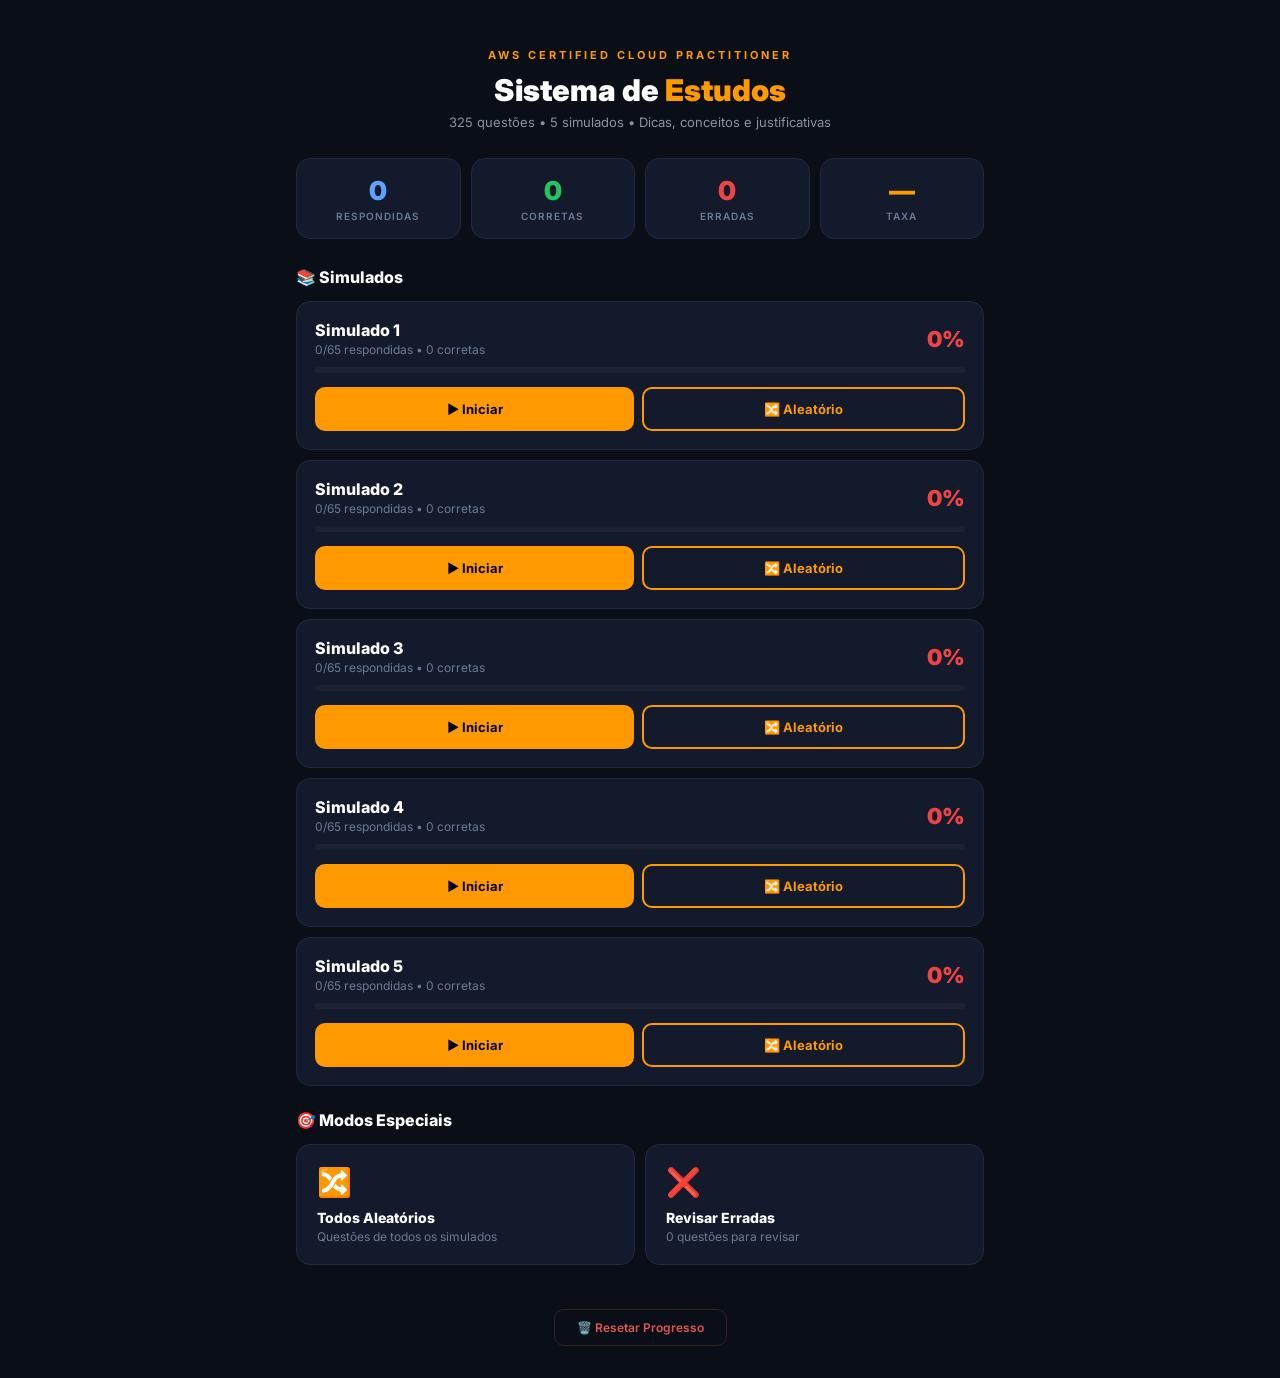
<file: aws-simulados-index.html>
<!DOCTYPE html>
<html lang="pt-BR"><head>
<meta charset="UTF-8">
<meta name="viewport" content="width=device-width, initial-scale=1.0">
<title>AWS Cloud Practitioner — Sistema de Estudos</title>
<style>
@import url('https://fonts.googleapis.com/css2?family=Inter:wght@400;500;600;700;800;900&display=swap');
*{margin:0;padding:0;box-sizing:border-box}
body{font-family:'Inter',system-ui,sans-serif;background:#0a0e17;color:#f0f2f5;min-height:100vh;-webkit-font-smoothing:antialiased}
.container{max-width:720px;margin:0 auto;padding:16px}

/* HEADER */
.header{text-align:center;padding:32px 0 28px}
.header .tag{font-size:11px;color:#FF9900;letter-spacing:3px;font-weight:700;text-transform:uppercase}
.header h1{font-size:30px;font-weight:900;margin:10px 0 6px;color:#fff}
.header h1 span{color:#FF9900}
.header p{color:#8892a4;font-size:13px}

/* STAT CARDS */
.stats-row{display:grid;grid-template-columns:repeat(4,1fr);gap:10px;margin-bottom:28px}
.scard{background:#131a2b;border:1px solid #1e2a42;border-radius:14px;padding:16px 10px;text-align:center}
.scard .v{font-size:26px;font-weight:900}
.scard .l{font-size:10px;color:#6b7a94;margin-top:4px;text-transform:uppercase;letter-spacing:1px;font-weight:600}

/* SIM CARDS */
.stitle{font-size:16px;font-weight:800;margin-bottom:14px;color:#fff}
.simcard{background:#131a2b;border:1px solid #1e2a42;border-radius:14px;padding:18px;margin-bottom:10px}
.simcard .row{display:flex;justify-content:space-between;align-items:center;margin-bottom:10px}
.simcard .nm{font-weight:800;font-size:16px;color:#fff}
.simcard .detail{font-size:12px;color:#6b7a94;margin-top:2px}
.simcard .pctval{font-size:22px;font-weight:900}
.pbar{height:6px;background:#1a2236;border-radius:4px;overflow:hidden;margin-bottom:14px}
.pbar .pfill{height:100%;border-radius:4px;transition:width .5s}
.btnrow{display:flex;gap:8px}
.btn{padding:12px 18px;border:none;border-radius:10px;font-weight:700;font-size:13px;cursor:pointer;flex:1;transition:all .15s;font-family:inherit}
.btn:hover{transform:translateY(-1px);filter:brightness(1.1)}
.btn:active{transform:translateY(0)}
.btn:disabled{opacity:.35;cursor:not-allowed;transform:none}
.btn-go{background:#FF9900;color:#000}
.btn-rand{background:transparent;color:#FF9900;border:2px solid #FF9900}
.btn-hint{background:#1a2a4a;color:#5ba3ff;border:1px solid #2a3f6a;flex:1}
.btn-next{background:#FF9900;color:#000;flex:2}
.btn-concept{background:#1a2a4a;color:#5ba3ff;border:1px solid #2a3f6a;flex:1}

/* MODE CARDS */
.mgrid{display:grid;grid-template-columns:1fr 1fr;gap:10px;margin-bottom:28px}
.mcard{background:#131a2b;border:1px solid #1e2a42;border-radius:14px;padding:20px;cursor:pointer;text-align:left;transition:all .2s}
.mcard:hover{border-color:#FF9900;background:#161f32}
.mcard .mi{font-size:28px;margin-bottom:10px}
.mcard .mt{font-weight:800;font-size:14px;color:#fff;margin-bottom:3px}
.mcard .md{color:#6b7a94;font-size:12px}

.resetbtn{background:transparent;color:#e05555;border:1px solid #3a2020;padding:10px 22px;border-radius:10px;cursor:pointer;font-size:12px;font-weight:600;font-family:inherit}
.resetbtn:hover{background:#1a1010;border-color:#e05555}

/* ═══ STUDY MODE ═══ */
.topbar{display:flex;justify-content:space-between;align-items:center;margin-bottom:14px}
.backbtn{background:none;border:none;color:#FF9900;cursor:pointer;font-size:14px;font-weight:700;padding:0;font-family:inherit}
.topinfo{font-size:12px;color:#6b7a94;font-weight:600}

.qbadge{display:flex;align-items:center;gap:10px;margin:16px 0 14px}
.qnum{background:#FF9900;color:#000;font-weight:900;font-size:13px;padding:5px 14px;border-radius:20px}
.qmulti{background:#1a2a4a;color:#5ba3ff;font-size:11px;padding:4px 12px;border-radius:12px;font-weight:700}

.qtext{font-size:16px;line-height:1.7;margin-bottom:20px;font-weight:600;color:#fff}

/* ═══ OPTIONS — HIGH CONTRAST ═══ */
.optlist{display:flex;flex-direction:column;gap:8px;margin-bottom:20px}
.opt{
  display:flex;align-items:flex-start;gap:14px;
  padding:16px 18px;
  background:#141c2e;
  border:2px solid #253352;
  border-radius:12px;
  cursor:pointer;
  font-size:15px;
  font-weight:500;
  line-height:1.55;
  color:#e8ecf2;
  text-align:left;
  width:100%;
  transition:all .15s;
}
.opt:hover{border-color:#4a6090;background:#182240}
.opt.sel{border-color:#FF9900;background:#1f2200}
.opt.correct-ans{border-color:#22c55e;background:#0c2216}
.opt.wrong-ans{border-color:#ef4444;background:#220c0c}
.opt.locked{cursor:default}
.opt.locked:hover{background:inherit}

.opt .ltr{
  min-width:32px;height:32px;
  display:flex;align-items:center;justify-content:center;
  border-radius:50%;
  font-size:14px;font-weight:800;
  background:#1e2b45;
  color:#7a8fad;
  flex-shrink:0;
  transition:all .15s;
}
.opt.sel .ltr{background:#FF9900;color:#000}
.opt.correct-ans .ltr{background:#22c55e;color:#fff}
.opt.wrong-ans .ltr{background:#ef4444;color:#fff}

/* INFO BOXES */
.infobox{border-radius:12px;padding:16px 18px;margin-bottom:10px;font-size:14px;line-height:1.65;font-weight:500}
.infobox .ibl{font-size:12px;font-weight:800;margin-bottom:6px;text-transform:uppercase;letter-spacing:.5px}
.infobox strong{font-weight:700}

.box-hint{background:#0f1a30;border:1.5px solid #1e3a6a;color:#a8c8f0}
.box-hint .ibl{color:#5ba3ff}

.box-ok{background:#0a1f14;border:1.5px solid #1a4a30;color:#a0e8c0}
.box-ok .ibl{color:#22c55e}

.box-fail{background:#1f0a0a;border:1.5px solid #4a1a1a;color:#f0a8a8}
.box-fail .ibl{color:#ef4444}

.box-concept{background:#1a1500;border:1.5px solid #4a3a10;color:#f0d8a0}
.box-concept .ibl{color:#FF9900}

/* NAV DOTS */
.navgrid{display:flex;flex-wrap:wrap;gap:4px;margin-top:24px;padding-top:16px;border-top:1px solid #1e2a42}
.navgrid .ntitle{font-size:11px;color:#4a5a74;margin-bottom:8px;width:100%;font-weight:600}
.ndot{
  width:30px;height:30px;border-radius:6px;border:2px solid transparent;
  font-size:10px;font-weight:800;cursor:pointer;
  display:flex;align-items:center;justify-content:center;
  transition:all .1s;font-family:inherit;
  color:#5a6a84;background:#141c2e;
}
.ndot:hover{background:#1e2b45}
.ndot.dok{background:#0f2a1a;color:#22c55e;border-color:#1a4a30}
.ndot.dfail{background:#2a0f0f;color:#ef4444;border-color:#4a1a1a}
.ndot.dcurr{border-color:#FF9900 !important;box-shadow:0 0 6px rgba(255,153,0,.3)}

@media(max-width:500px){
  .stats-row{grid-template-columns:repeat(2,1fr)}
  .mgrid{grid-template-columns:1fr}
  .qtext{font-size:15px}
  .opt{font-size:14px;padding:14px 15px}
}
</style>
<style id="claude-agent-animation-styles">
      @keyframes claude-pulse {
        0% {
          box-shadow: 
            inset 0 0 10px rgba(217, 119, 87, 0.5),
            inset 0 0 20px rgba(217, 119, 87, 0.3),
            inset 0 0 30px rgba(217, 119, 87, 0.1);
        }
        50% {
          box-shadow: 
            inset 0 0 15px rgba(217, 119, 87, 0.7),
            inset 0 0 25px rgba(217, 119, 87, 0.5),
            inset 0 0 35px rgba(217, 119, 87, 0.2);
        }
        100% {
          box-shadow: 
            inset 0 0 10px rgba(217, 119, 87, 0.5),
            inset 0 0 20px rgba(217, 119, 87, 0.3),
            inset 0 0 30px rgba(217, 119, 87, 0.1);
        }
      }
    </style></head>
<body>

<div class="container" id="app">
  <div class="header">
    <div class="tag">AWS Certified Cloud Practitioner</div>
    <h1>Sistema de <span>Estudos</span></h1>
    <p>325 questões • 5 simulados • Dicas, conceitos e justificativas</p>
  </div>
  <div class="stats-row">
    <div class="scard"><div class="v" style="color:#5ba3ff">0</div><div class="l">Respondidas</div></div>
    <div class="scard"><div class="v" style="color:#22c55e">0</div><div class="l">Corretas</div></div>
    <div class="scard"><div class="v" style="color:#ef4444">0</div><div class="l">Erradas</div></div>
    <div class="scard"><div class="v" style="color:#FF9900">—</div><div class="l">Taxa</div></div>
  </div>
  <div class="stitle">📚 Simulados</div><div class="simcard">
      <div class="row"><div><div class="nm">Simulado 1</div><div class="detail">0/65 respondidas • 0 corretas</div></div>
      <div class="pctval" style="color:#ef4444">0%</div></div>
      <div class="pbar"><div class="pfill" style="width:0%;background:linear-gradient(90deg,#FF9900,#22c55e)"></div></div>
      <div class="btnrow"><button class="btn btn-go" onclick="go(1,'seq')">▶ Iniciar</button><button class="btn btn-rand" onclick="go(1,'random')">🔀 Aleatório</button></div>
    </div><div class="simcard">
      <div class="row"><div><div class="nm">Simulado 2</div><div class="detail">0/65 respondidas • 0 corretas</div></div>
      <div class="pctval" style="color:#ef4444">0%</div></div>
      <div class="pbar"><div class="pfill" style="width:0%;background:linear-gradient(90deg,#FF9900,#22c55e)"></div></div>
      <div class="btnrow"><button class="btn btn-go" onclick="go(2,'seq')">▶ Iniciar</button><button class="btn btn-rand" onclick="go(2,'random')">🔀 Aleatório</button></div>
    </div><div class="simcard">
      <div class="row"><div><div class="nm">Simulado 3</div><div class="detail">0/65 respondidas • 0 corretas</div></div>
      <div class="pctval" style="color:#ef4444">0%</div></div>
      <div class="pbar"><div class="pfill" style="width:0%;background:linear-gradient(90deg,#FF9900,#22c55e)"></div></div>
      <div class="btnrow"><button class="btn btn-go" onclick="go(3,'seq')">▶ Iniciar</button><button class="btn btn-rand" onclick="go(3,'random')">🔀 Aleatório</button></div>
    </div><div class="simcard">
      <div class="row"><div><div class="nm">Simulado 4</div><div class="detail">0/65 respondidas • 0 corretas</div></div>
      <div class="pctval" style="color:#ef4444">0%</div></div>
      <div class="pbar"><div class="pfill" style="width:0%;background:linear-gradient(90deg,#FF9900,#22c55e)"></div></div>
      <div class="btnrow"><button class="btn btn-go" onclick="go(4,'seq')">▶ Iniciar</button><button class="btn btn-rand" onclick="go(4,'random')">🔀 Aleatório</button></div>
    </div><div class="simcard">
      <div class="row"><div><div class="nm">Simulado 5</div><div class="detail">0/65 respondidas • 0 corretas</div></div>
      <div class="pctval" style="color:#ef4444">0%</div></div>
      <div class="pbar"><div class="pfill" style="width:0%;background:linear-gradient(90deg,#FF9900,#22c55e)"></div></div>
      <div class="btnrow"><button class="btn btn-go" onclick="go(5,'seq')">▶ Iniciar</button><button class="btn btn-rand" onclick="go(5,'random')">🔀 Aleatório</button></div>
    </div><div class="stitle" style="margin-top:24px">🎯 Modos Especiais</div>
  <div class="mgrid">
    <div class="mcard" onclick="go(0,'random')"><div class="mi">🔀</div><div class="mt">Todos Aleatórios</div><div class="md">Questões de todos os simulados</div></div>
    <div class="mcard" onclick="goWrong()"><div class="mi">❌</div><div class="mt">Revisar Erradas</div><div class="md">0 questões para revisar</div></div>
  </div>
  <div style="text-align:center;padding:16px 0"><button class="resetbtn" onclick="if(confirm('Apagar todo o progresso?')){S.progress={};save();render();}">🗑️ Resetar Progresso</button></div></div>

<script>
// ════════════════════════════════════════════════════════════
// GABARITO COMPLETO — 325 questões
// ════════════════════════════════════════════════════════════
const GAB={
1:{1:[1],2:[0],3:[0],4:[3,4],5:[1],6:[2],7:[3],8:[0],9:[1],10:[0],11:[0],12:[0],13:[2],14:[2],15:[1],16:[1,3],17:[1,3],18:[1],19:[1],20:[0,2],21:[0],22:[3],23:[0],24:[2],25:[1],26:[3],27:[3],28:[0],29:[1,4],30:[2],31:[0],32:[3],33:[1],34:[3],35:[3],36:[0],37:[1],38:[0],39:[1,2],40:[0],41:[2],42:[1],43:[2,4],44:[3],45:[2],46:[2],47:[1,4],48:[2,4],49:[0],50:[3],51:[3],52:[2],53:[2],54:[1],55:[0],56:[1,2],57:[0],58:[3],59:[2],60:[0,4],61:[2,3],62:[3],63:[0],64:[1],65:[2]},
2:{1:[3],2:[1],3:[1],4:[0],5:[1],6:[2],7:[0],8:[2],9:[0],10:[1],11:[2,3],12:[2],13:[2],14:[0,3],15:[2],16:[3],17:[1],18:[2],19:[2],20:[2],21:[3],22:[2],23:[2],24:[2],25:[2],26:[1],27:[3],28:[0,4],29:[0],30:[0],31:[0,4],32:[1],33:[3],34:[2],35:[3],36:[0],37:[1],38:[1],39:[2],40:[3],41:[2],42:[2],43:[0],44:[2],45:[2],46:[3],47:[0],48:[0],49:[0],50:[0,1],51:[0],52:[3],53:[0],54:[2],55:[3],56:[1],57:[0],58:[2],59:[3],60:[3],61:[2,4],62:[0],63:[0],64:[0],65:[3]},
3:{1:[1],2:[3],3:[1],4:[0],5:[2],6:[3],7:[2],8:[1],9:[1],10:[1,3],11:[3],12:[0,3],13:[1],14:[2],15:[2],16:[2,4],17:[3],18:[0],19:[1,3],20:[2],21:[0],22:[1],23:[0,4],24:[2],25:[2],26:[2],27:[1],28:[0,1],29:[2,3],30:[3],31:[2],32:[2],33:[1],34:[1],35:[1],36:[3],37:[0],38:[1,4],39:[2],40:[0],41:[0,3],42:[3],43:[0],44:[0],45:[0],46:[2],47:[2,4],48:[0],49:[0],50:[1],51:[2],52:[3],53:[0],54:[1],55:[0,3],56:[2,3],57:[0],58:[3],59:[3],60:[3],61:[1],62:[2],63:[0,3],64:[3],65:[1]},
4:{1:[3],2:[2,3],3:[1,4],4:[0],5:[0],6:[1],7:[1],8:[0,1],9:[1],10:[1],11:[2],12:[1],13:[1],14:[2],15:[3,4],16:[3],17:[0],18:[0],19:[2],20:[2],21:[2,3],22:[2],23:[3],24:[0],25:[2],26:[0],27:[3],28:[3],29:[3],30:[3,4],31:[3],32:[0],33:[1],34:[2],35:[3],36:[1],37:[0,3],38:[0],39:[0],40:[0],41:[2],42:[2,3],43:[0],44:[0],45:[2],46:[3],47:[2,4],48:[2],49:[1],50:[0,1],51:[2],52:[2],53:[0],54:[2],55:[3],56:[0],57:[2],58:[1],59:[0,2],60:[0],61:[3],62:[0,1],63:[1],64:[3],65:[3]},
5:{1:[0,4],2:[2],3:[3],4:[1],5:[2,4],6:[0,1],7:[2],8:[1],9:[1],10:[1],11:[2],12:[2],13:[1,4],14:[0],15:[1],16:[3],17:[1,2],18:[3],19:[0,1],20:[0],21:[1],22:[1,3],23:[0],24:[0],25:[1],26:[0,1],27:[1],28:[3],29:[2],30:[1],31:[1],32:[0],33:[1],34:[3],35:[0],36:[0],37:[3],38:[2],39:[2],40:[1],41:[1],42:[1],43:[1],44:[0],45:[0],46:[2],47:[1],48:[0],49:[3],50:[3],51:[0,3],52:[3],53:[1],54:[0],55:[3],56:[2,4],57:[1],58:[0],59:[0],60:[1],61:[0],62:[1],63:[1,3],64:[1,2],65:[1]}
};

// ════════════════════════════════════════════════════════════
// QUESTÕES DETALHADAS
// ════════════════════════════════════════════════════════════
const QDB={};
function A(s,n,q,o,h,c,j){QDB[`s${s}q${n}`]={s,n,q,o,h,c,j};}

// ── SIMULADO 1 (65 questões completas) ──
A(1,1,"Qual serviço da AWS fornece um único local para rastrear o progresso das migrações de aplicativos?",["AWS Service Catalog","AWS Migration Hub","Serviço de Descoberta de Aplicações da AWS","AWS Application Migration Service"],"Pense em um 'hub' centralizado para migrações.","AWS Migration Hub fornece um local único para monitorar o progresso de migrações.","Migration Hub rastreia migrações. Service Catalog = catálogos. Descoberta = coleta dados. App Migration = lift-and-shift.");
A(1,2,"Uma empresa está lançando um aplicativo móvel. A empresa quer que os clientes possam usar o aplicativo sem atualizar seus dispositivos móveis. Qual pilar do AWS Well-Architected Framework representa esse objetivo?",["Otimização de custos","Segurança","Sustentabilidade","Confiabilidade"],"Qual pilar fala sobre eficiência e não desperdiçar recursos?","Otimização de custos: não exigir gastos desnecessários dos usuários.","Otimização de custos. Segurança = proteção. Sustentabilidade = meio ambiente. Confiabilidade = recuperação.");
A(1,3,"Uma empresa quer um serviço totalmente gerenciado que possa transferir dados de streaming de várias fontes para um bucket do Amazon S3. Qual serviço usar?",["Amazon Kinesis Data Firehose","AWS DataSync","S3 Select","AWS Transfer Family"],"Qual serviço é para dados de streaming em tempo real?","Kinesis Data Firehose entrega dados de streaming em tempo real para S3, Redshift, etc.","Firehose = streaming→S3. DataSync = transferência on-prem. S3 Select = consulta S3. Transfer Family = SFTP.");
A(1,4,"Quais opções são recomendações da jornada de transformação em nuvem do AWS CAF? (Selecione DUAS.)",["Fase de Avaliação","Fase de Mobilização","Fase de Migração e Modernização","Fase de Alinhamento","Fase de Visualização"],"AWS CAF tem 4 fases: Envision, Align, Launch, Scale.","As 4 fases do CAF: Envision (Visualização), Align (Alinhamento), Launch (Lançamento), Scale (Escala).","Alinhamento e Visualização. As outras são do Migration Framework, não do CAF.");
A(1,5,"Uma empresa precisa implantar aplicativos o mais rápido possível e minimizar a complexidade de gerenciamento. Qual serviço usar?",["AWS Config","AWS Elastic Beanstalk","Amazon Personalize","Amazon EC2"],"Deploy rápido sem gerenciar infraestrutura = PaaS.","Elastic Beanstalk automatiza infraestrutura, auto scaling e monitoramento. Basta enviar o código.","Beanstalk = PaaS rápido. Config = conformidade. Personalize = ML. EC2 = manual.");
A(1,6,"Qual opção é responsabilidade do cliente no modelo de responsabilidade compartilhada?",["Manutenção do hardware de EC2","Segurança física dos data centers","Segurança de dados da aplicação","Manutenção de componentes da VPC"],"Cliente cuida da segurança 'NA' nuvem (dados, configs, IAM).","AWS = segurança DA nuvem (hardware). Cliente = segurança NA nuvem (dados, IAM).","Dados da aplicação = cliente. Hardware, segurança física e VPC = AWS.");
A(1,7,"Uma empresa quer verificar se MFA está habilitada para todos os usuários. Qual recurso?",["Relatórios do CloudFront","Relatório de Custos e Uso","AWS Artifact","Relatórios de Credenciais do IAM"],"Relatório do IAM com status de credenciais.","IAM Credential Report lista todos os usuários e status de MFA, senhas e chaves.","IAM Credential Report. CloudFront = CDN. Cost Report = custos. Artifact = conformidade.");
A(1,8,"Qual serviço fornecer desktops virtuais para funcionários remotos?",["Amazon WorkSpaces","AWS Directory Service","Amazon IAM","AWS IAM Identity Center"],"Espaços de trabalho virtuais na nuvem.","Amazon WorkSpaces = Desktop-as-a-Service (DaaS) totalmente gerenciado.","WorkSpaces = desktops. Directory = diretórios. IAM = acesso. Identity Center = SSO.");
A(1,9,"Empresa precisa de consultores terceirizados para ajudar no ambiente AWS. Qual recurso?",["Suporte da AWS","AWS Partner Network (APN)","AWS Service Catalog","AWS Organizations"],"Parceiros consultores certificados AWS.","APN conecta empresas com parceiros de consultoria e tecnologia certificados.","APN = consultores. Suporte = direto. Service Catalog = catálogos. Organizations = contas.");
A(1,10,"Qual benefício descreve adquirir recursos conforme necessário e liberar quando não precisa?",["Elasticidade","Economias de Escala","Segurança","Agilidade"],"Recursos que expandem e contraem como elástico.","Elasticidade = escalar para cima e para baixo conforme demanda.","Elasticidade. Economias de Escala = preços. Segurança = proteção. Agilidade = velocidade.");
A(1,11,"Empresa precisa de autenticação com login direto ou provedor terceiro. Qual serviço?",["Amazon Cognito","AWS Signer","AWS IAM Identity Center","AWS Directory Service"],"Identidades de usuários para apps web e mobile.","Cognito suporta login social (Google, Facebook, Apple) e SAML/OIDC.","Cognito = auth apps. Signer = assinatura de código. Identity Center = SSO. Directory = diretórios.");
A(1,12,"Empresa quer reduzir instâncias EC2 quando uso é baixo. Qual serviço?",["Amazon EC2 Auto Scaling","Instâncias Reservadas","Instâncias Spot","Planos de Economia EC2"],"Ajuste automático do número de instâncias.","EC2 Auto Scaling ajusta instâncias automaticamente com base em condições definidas.","Auto Scaling = automático. RI = compromisso. Spot = interruptível. Savings = desconto.");
A(1,13,"Instâncias EC2 na mesma área geográfica mas com fontes de energia independentes.",["Várias regiões da AWS","Uma única AZ","Várias AZs na mesma região","Mesma edge location e região"],"AZs na mesma região: próximas mas com infra independente.","AZs dentro de uma região são data centers separados com energia e rede independentes.","Múltiplas AZs na mesma região. Regiões = áreas diferentes. Uma AZ = sem redundância.");
A(1,14,"Política central de proteção de dados para computação, armazenamento e banco de dados.",["Amazon FSx","AWS Elastic Disaster Recovery","AWS Backup","AWS Batch"],"Centralizar backups em vários serviços.","AWS Backup centraliza e automatiza backups em EC2, EBS, RDS, DynamoDB, EFS, S3.","Backup = proteção centralizada. FSx = file system. DR = disaster recovery. Batch = lote.");
A(1,15,"Serviço para recomendações de produtos com base em dados de clientes.",["Amazon Polly","Amazon Personalize","Amazon Rekognition","Amazon Comprehend"],"ML especializado em recomendações.","Personalize usa ML para recomendações personalizadas em tempo real.","Personalize. Polly = texto→fala. Rekognition = imagem. Comprehend = NLP.");
A(1,16,"Quais serviços armazenam arquivos? (Selecione DUAS.)",["Amazon SageMaker","Amazon S3","AWS Storage Gateway","Amazon EBS","AWS Lambda"],"Armazenamento de objetos e blocos.","S3 (objetos) e EBS (blocos) armazenam arquivos.","S3 e EBS. SageMaker = ML. Storage Gateway = gateway. Lambda = computação.");
A(1,17,"Melhores práticas de segurança para credenciais de novo desenvolvedor. (Selecione DUAS.)",["Adicionar ao grupo admin","Acesso apenas ao necessário","Impedir alteração de senha","Política de senha com comprimento mínimo","Compartilhar credenciais root"],"Menor privilégio + senhas robustas.","Conceder apenas permissões necessárias + políticas de senha com comprimento mínimo.","Menor privilégio e senha forte. Admin geral é risco. Impedir troca é ruim. Root nunca se compartilha.");
A(1,18,"Identificar se dados na AWS são sensíveis. Qual serviço?",["AWS IAM","Amazon Macie","Amazon Inspector","Amazon CloudWatch"],"ML para descobrir dados sensíveis no S3.","Macie usa ML para descobrir dados sensíveis (PII, financeiros) no S3.","Macie. IAM = acesso. Inspector = vulnerabilidades. CloudWatch = métricas.");
A(1,19,"Prática mais econômica para arquitetura na AWS.",["Redundância","Dimensionamento Correto","Acoplamento Fraco","Cache"],"Não pagar por recursos maiores do que precisa.","Rightsizing = selecionar tamanho certo, evitando capacidade desnecessária.","Rightsizing. Redundância = disponibilidade. Acoplamento = resiliência. Cache = performance.");
A(1,20,"Práticas recomendadas para usuário root. (Selecione DUAS.)",["Habilitar MFA no root","Criar múltiplos roots","Criar IAM admin para tarefas diárias","Compartilhar credenciais root"],"Proteja root com MFA e evite usar no dia a dia.","MFA + IAM admin para uso diário. Nunca compartilhe root.","MFA e IAM admin. Não crie múltiplos roots. Nunca compartilhe root.");
A(1,21,"Como a equipe Concierge do Enterprise Support ajuda?",["Consultas de faturamento e contas","Suporte técnico","Orientação de arquitetura","Desenvolvimento de apps"],"Concierge = billing e contas.","Concierge é especializada em faturamento e gerenciamento de contas.","Billing/contas. Técnico = engenheiros. Arquitetura = TAM. Dev = Developer.");
A(1,22,"Como projetar app web confiável no EC2?",["Múltiplos security groups","AMI do Marketplace","EC2 grandes na mesma AZ","EC2 em múltiplas AZs"],"Distribuir em múltiplas AZs.","Múltiplas AZs garantem continuidade se uma AZ falhar.","Múltiplas AZs. SG = firewall. AMI = template. Uma AZ = ponto único de falha.");
A(1,23,"Framework para operar mais eficientemente após migração.",["Well-Architected Framework","AWS CAF","AWS Managed Services","Suporte AWS"],"Otimizar arquiteturas existentes.","Well-Architected fornece melhores práticas para sistemas na nuvem.","Well-Architected. CAF = migração. AMS = gerenciado. Suporte = técnico.");
A(1,24,"Serviço de vulnerabilidades automatizado que escaneia EC2.",["GuardDuty","Security Hub","Amazon Inspector","AWS Shield"],"Escaneia instâncias em busca de vulnerabilidades.","Inspector escaneia EC2 e containers automaticamente.","Inspector. GuardDuty = ameaças. Security Hub = agrega alertas. Shield = DDoS.");
A(1,25,"Qual serviço oferece armazenamento de objetos?",["DynamoDB","Amazon S3","Amazon RDS","Amazon EFS"],"Serviço mais famoso de objetos.","S3 = Simple Storage Service, armazenamento de objetos.","S3. DynamoDB = NoSQL. RDS = relacional. EFS = arquivos.");
A(1,26,"ML gerenciado para recomendar produtos.",["Amazon Pinpoint","Amazon Comprehend","Amazon SageMaker","Amazon Personalize"],"ML para personalização.","Personalize cria recomendações sem expertise em ML.","Personalize. Pinpoint = marketing. Comprehend = NLP. SageMaker = ML geral.");
A(1,27,"Lista de usuários, chaves de acesso e MFA.",["IAM Access Analyzer","CloudWatch","AWS KMS","Relatório de credenciais IAM"],"Relatório CSV de credenciais.","IAM Credential Report gera CSV com todos os dados de credenciais.","Credential Report. Access Analyzer = políticas. CloudWatch = métricas. KMS = criptografia.");
A(1,28,"Perspectiva do CAF com arquitetura de dados e análises.",["Plataforma","Governança","Segurança","Operações"],"Perspectiva técnica: dados, CI/CD.","Plataforma inclui arquitetura de dados, engenharia de dados, CI/CD.","Plataforma. Governança = gestão. Segurança = proteção. Operações = serviços.");
A(1,29,"Serviços suportados por Savings Plans. (Selecione DUAS.)",["DynamoDB","SageMaker","Redshift","RDS","Amazon EC2"],"Savings Plans: EC2, Lambda, Fargate, SageMaker.","Savings Plans cobrem EC2, Lambda, Fargate e SageMaker.","EC2 e SageMaker. DynamoDB, Redshift e RDS têm descontos próprios.");
A(1,30,"Serviço para relatórios de conformidade ISO.",["CloudWatch","Audit Manager","AWS Artifact","AWS Config"],"Portal de conformidade.","Artifact = portal self-service para SOC, PCI, ISO.","Artifact. CloudWatch = métricas. Audit Manager = auditorias. Config = configurações.");
A(1,31,"Aplicar regras de segurança a instâncias específicas do EC2.",["Grupos de Segurança","AWS WAF","AWS Trusted Advisor","Network ACLs"],"Firewall no nível da instância.","Security Groups = firewalls virtuais no nível da instância (stateful).","SG = instância. WAF = web apps. Trusted Advisor = recomendações. NACLs = sub-rede.");
A(1,32,"Monitorar desempenho e garantir entrega de serviços. Qual perspectiva do CAF?",["Governança","Plataforma","Negócios","Operações"],"Gerenciamento de serviços e monitoramento.","Operações foca em garantir entrega de serviços no nível acordado.","Operações. Governança = políticas. Plataforma = arquitetura. Negócios = valor.");
A(1,33,"Qual serviço exige que o cliente aplique patches no SO?",["DynamoDB","Amazon EC2","AWS Fargate","AWS Lambda"],"Cliente tem controle total do SO.","No EC2, o cliente gerencia e aplica patches no SO.","EC2. DynamoDB, Fargate e Lambda são gerenciados pela AWS.");
A(1,34,"Capacidade de governança do CAF para rastrear resultados de negócios.",["Gerenciamento de Riscos","Portfólio de aplicações","Financeiro em nuvem","Gerenciamento de Benefícios"],"Rastrear benefícios da transformação.","Benefits Management ajuda a definir e medir resultados de negócios.","Benefícios. Risco = riscos. Portfólio = apps. Financeiro = custos.");
A(1,35,"Ferramenta para medir impacto ambiental do uso da AWS.",["OS-Climate","Pilar de Sustentabilidade","AWS Compute Optimizer","Ferramenta de pegada de carbono da AWS"],"Mede emissões de carbono do uso da AWS.","Customer Carbon Footprint Tool estima emissões de carbono.","Carbon Footprint Tool. OS-Climate = externo. Pilar = conceitual. Compute Optimizer = recursos.");
A(1,36,"Benefício adicional do Enterprise Support vs Business Support.",["TAM designado","Acesso 24x7 a engenheiros","Trusted Advisor completo","Revisão consultiva de arquitetura"],"TAM é exclusivo do Enterprise.","TAM (Technical Account Manager) é exclusivo do Enterprise Support.","TAM. Acesso 24x7 e Trusted Advisor estão no Business. Revisão = Enterprise On-Ramp.");
A(1,37,"Classe de armazenamento S3 mais econômica para longo prazo.",["S3 One Zone-IA","S3 Glacier Deep Archive","S3 Standard","S3 Standard-IA"],"Mais barata, dados raramente acessados.","Glacier Deep Archive = mais barata, para dados acessados 1-2x por ano.","Deep Archive. One Zone-IA = menos durável. Standard = mais caro. Standard-IA = acesso infrequente.");
A(1,38,"Modelo de implantação para aplicação global.",["Multi-Região","Single-AZ","Multi-AZ","Single-Region"],"Global = múltiplas regiões no mundo.","Multi-Region implanta em várias regiões para baixa latência global.","Multi-Region. Single-AZ = uma zona. Multi-AZ = regional. Single-Region = uma região.");
A(1,39,"Capacidades da perspectiva de plataforma do CAF. (Selecione DUAS.)",["Desempenho e Capacidade","CI/CD","Engenharia de Dados","Mudanças e lançamentos","Proteção de infraestrutura"],"Plataforma = tecnologia: CI/CD, dados, apps.","Plataforma: CI/CD, Engenharia de Dados, Apps Modernos, Provisionamento.","CI/CD e Engenharia de Dados. Desempenho/mudanças = Operações. Proteção = Segurança.");
A(1,40,"Qual serviço identifica quando uma instância EC2 foi encerrada?",["AWS CloudTrail","AWS Compute Optimizer","Amazon EventBridge","AWS IAM"],"Registra todas as chamadas de API.","CloudTrail registra chamadas de API incluindo TerminateInstances.","CloudTrail. Compute Optimizer = tamanhos. EventBridge = eventos. IAM = acesso.");
A(1,41,"Perspectiva do CAF com capacidades fundamentais.",["Confiabilidade","Eficiência de Desempenho","Operações","Sustentabilidade"],"CAF: Business, People, Governance, Platform, Security, Operations.","Operações é perspectiva do CAF. As outras são pilares do Well-Architected.","Operações. Confiabilidade, Eficiência e Sustentabilidade = Well-Architected.");
A(1,42,"Criptografia em repouso para RDS e EBS.",["Rekognition","AWS KMS","AWS Lambda","AWS WAF"],"Gerencia chaves de criptografia.","KMS gerencia chaves para criptografar dados em RDS, EBS, S3 e mais.","KMS. Rekognition = imagens. Lambda = computação. WAF = web.");
A(1,43,"Capacidades da perspectiva de pessoas do CAF. (Selecione DUAS.)",["Gerenciamento de risco","Portfólio","Design da Organização","Apps modernas","Alinhamento Organizacional"],"Pessoas = cultura, organização, treinamento.","Perspectiva de Pessoas: Cultura, Liderança, Design e Alinhamento Organizacional.","Design e Alinhamento Org. Risco = Governança. Portfólio = Governança. Apps = Plataforma.");
A(1,44,"Banco de dados gráfico escalável e altamente disponível.",["DynamoDB","Aurora","Redshift","Amazon Neptune"],"Banco especializado em grafos.","Neptune suporta Property Graph e RDF para redes sociais, fraude, etc.","Neptune = grafos. DynamoDB = key-value. Aurora = relacional. Redshift = data warehouse.");
A(1,45,"MySQL em EC2 precisa de maior disponibilidade.",["Recuperação Automática do EC2","ALB na frente","Migrar para RDS Multi-AZ","Proteção contra encerramento"],"HA para MySQL com mínimo esforço.","RDS Multi-AZ cria réplica standby com failover automático.","RDS Multi-AZ. Recuperação EC2 não muda AZ. ALB sozinho não resolve. Proteção ≠ HA.");
A(1,46,"Categorizar e rastrear custos por categorias de negócios.",["Security Hub","Relatório de Custos e Uso","Tags de Alocação de Custos","AWS Organizations"],"Marcar recursos para rastrear custos.","Tags de Alocação de Custos permitem categorizar recursos por departamento/projeto.","Tags de Alocação. Security Hub = segurança. CUR = relatório. Organizations = contas.");
A(1,47,"Capacidades da perspectiva de plataforma do CAF. (Selecione DUAS.)",["Desempenho e Capacidade","CI/CD","Proteção de infraestrutura","Mudanças e lançamentos","Engenharia de Dados"],"Plataforma = CI/CD, Engenharia de Dados, Apps Modernos.","Plataforma: CI/CD, Engenharia de Dados, Arquitetura de Dados, Apps Modernos.","CI/CD e Engenharia de Dados. Desempenho/mudanças = Operações. Proteção = Segurança.");
A(1,48,"Implementar guardrails no Control Tower. (Selecione DUAS.)",["GuardDuty","Security Groups","SCPs","AWS IAM","AWS Config"],"SCPs (preventivos) e Config (detectivos).","Control Tower usa SCPs para guardrails preventivos e Config Rules para detectivos.","SCPs e Config. GuardDuty = ameaças. SG = firewall. IAM = acesso.");
A(1,49,"Benefício adicional do Enterprise Support.",["TAM designado","Trusted Advisor completo","Acesso 24x7","Revisão de arquitetura"],"TAM é o grande diferencial.","TAM é exclusivo do Enterprise e Enterprise On-Ramp (dedicado no Enterprise).","TAM. Trusted Advisor e 24x7 = Business. Revisão = Enterprise On-Ramp.");
A(1,50,"Tarefa exclusiva do usuário root.",["Exclusão de recursos","Criar key pair EC2","Configurar WAF","Mudar plano de Suporte"],"Ações críticas só pelo root.","Mudar plano de suporte, fechar conta, mudar billing = root.","Mudar Suporte = root. Excluir recursos, key pairs e WAF = IAM users.");
A(1,51,"Restringir acesso de leitura/escrita a bucket S3.",["Security Groups","CloudTrail","CloudWatch","ACLs"],"Controle de acesso a objetos/buckets S3.","ACLs do S3 controlam quem pode ler, escrever e excluir objetos.","ACLs S3. SG = EC2. CloudTrail = auditoria. CloudWatch = métricas.");
A(1,52,"Consultas ocasionais em 5TB no S3 da maneira mais econômica.",["RDS","Redshift","Amazon Athena","Kinesis"],"SQL serverless direto no S3.","Athena = serverless SQL no S3, paga apenas pelos dados escaneados.","Athena. RDS = banco. Redshift = data warehouse. Kinesis = streaming.");
A(1,53,"Escanear EC2 continuamente em busca de vulnerabilidades.",["GuardDuty","Cognito","Amazon Inspector","Detective"],"Escaneia vulnerabilidades de software.","Inspector escaneia EC2 e containers automaticamente.","Inspector. GuardDuty = ameaças. Cognito = auth. Detective = investigação.");
A(1,54,"Credenciais temporárias para aplicação acessar recursos AWS.",["CloudHSM","AWS STS","AWS KMS","Cognito"],"Tokens de segurança temporários.","STS fornece credenciais temporárias com duração limitada.","STS. CloudHSM = hardware crypto. KMS = chaves. Cognito = auth de usuários.");
A(1,55,"Migrar 50 petabytes com menor overhead operacional.",["AWS Snowmobile","AWS DMS","AWS Snowball Edge","AWS Data Exchange"],"Dezenas de petabytes = solução física massiva.","Snowmobile transporta até 100 PB fisicamente.","Snowmobile. DMS = bancos. Snowball Edge = 80TB/unidade. Data Exchange = marketplace.");
A(1,56,"Motores suportados pelo Amazon Aurora. (Selecione DUAS.)",["MongoDB","MySQL","PostgreSQL","Oracle","SQL Server"],"Aurora: 2 bancos open-source populares.","Aurora é compatível com MySQL e PostgreSQL (5x e 3x mais rápido).","MySQL e PostgreSQL. MongoDB, Oracle e SQL Server rodam no RDS, não no Aurora.");
A(1,57,"Ambiente AWS com menor latência para clientes em outro continente.",["AWS Organizations","EC2 Image Builder","AWS Service Catalog","AWS Systems Manager"],"Escolher região próxima dos clientes. O gabarito indica Organizations.","A empresa deve implantar em Região próxima dos clientes e usar Organizations para gerenciar contas em diferentes regiões.","Organizations (gabarito oficial). Na prática = deploy em região próxima dos clientes.");
A(1,58,"Separar e rastrear custos por unidade de negócios com menor overhead.",["Console de faturamento","Planilha","DynamoDB para custos","AWS Organizations com conta por unidade"],"Contas separadas = isolamento automático de custos.","Organizations com contas por unidade = isolamento e faturamento separado automaticamente.","Organizations com contas. Console/planilha = manual. DynamoDB não é para billing.");
A(1,59,"Procurar texto em documentos no S3.",["Rekognition","Polly","Amazon Kendra","Lex"],"Busca empresarial inteligente.","Kendra = busca empresarial por ML em documentos do S3 e outras fontes.","Kendra. Rekognition = imagens. Polly = fala. Lex = chatbots.");
A(1,60,"Benefícios da AWS Cloud. (Selecione DUAS.)",["Economias de escala","Planejar capacidade antes","Reduzir dependência de rede","Trocar variável por capital","Implantar globalmente em minutos"],"Economia de escala + alcance global.","Benefícios: economias de escala, deploy global, elasticidade, agilidade.","Economias de escala e deploy global. Na nuvem troca CapEx→OpEx (não o contrário).");
A(1,61,"Compromisso antecipado para EC2 com menor custo. (Selecione DUAS.)",["On-Demand","Dedicated Hosts","Reserved Instances","Savings Plans","Spot"],"Desconto por compromisso de 1 ou 3 anos.","RI e Savings Plans: até 72% de desconto por compromisso.","RI e Savings Plans. On-Demand = sem compromisso. Dedicated = licenças. Spot = interruptível.");
A(1,62,"Qual serviço usa Compute Optimizer para recomendações de dimensionamento?",["Step Functions","Lightsail","RDS","Amazon EC2"],"Compute Optimizer analisa métricas de computação.","Compute Optimizer analisa EC2 (e Lambda, EBS) para recomendar tipos ideais.","EC2. Step Functions = orquestração. Lightsail = hosting. RDS = banco.");
A(1,63,"Após migrar para RDS, qual tarefa ainda é do cliente?",["Otimização de Aplicações","Energia, rede e resfriamento","Ciclo de Vida do Hardware","Manutenção de servidores"],"RDS gerencia infra. O que sobra?","Com RDS, cliente otimiza queries, índices e design do banco.","Otimização de apps. Energia, hardware e servidores = AWS no RDS.");
A(1,64,"Banco de dados de séries temporais para trilhões de eventos/dia.",["Forecast","Amazon Timestream","DocumentDB","Neptune"],"Banco especializado em séries temporais.","Timestream = serverless otimizado para séries temporais.","Timestream. Forecast = previsões ML. DocumentDB = documentos. Neptune = grafos.");
A(1,65,"Coletar/processar 10TB localmente e transferir para AWS com conectividade intermitente.",["DMS","DataSync","AWS Snowball Edge","AWS Backup"],"Dispositivo físico com processamento local.","Snowball Edge pode processar dados localmente e transferir fisicamente.","Snowball Edge. DMS = bancos. DataSync = precisa rede. Backup = proteção.");

// ── SIMULADO 2 (questões-chave com enunciados) ──
A(2,1,"Qual recurso da AWS atua como firewall para controlar tráfego dentro e fora das sub-redes?",["AWS WAF","Security Groups","AWS Security Hub","Network ACL"],"Firewall no nível da sub-rede.","Network ACLs = firewalls stateless no nível da sub-rede.","NACL = sub-rede. WAF = web. SG = instância. Security Hub = agrega alertas.");
A(2,2,"Qual serviço é solução de entrega e implantação contínua?",["Cloud9","CodePipeline","CodeCommit","AppSync"],"Pipeline de CI/CD automatizado.","CodePipeline automatiza pipelines de build, teste e deploy.","CodePipeline. Cloud9 = IDE. CodeCommit = Git. AppSync = GraphQL.");
A(2,3,"Qual serviço é implantado em VPCs contra ameaças de rede?",["Shield","Network Firewall","WAF","Firewall Manager"],"Firewall dentro da VPC.","Network Firewall é implantado na VPC com IDS/IPS.","Network Firewall. Shield = DDoS. WAF = camada 7. Firewall Manager = gestão central.");
A(2,4,"Plano de suporte mínimo para produção.",["Business Support","Enterprise On-Ramp","Developer","Enterprise"],"Mínimo recomendado para produção.","Business = mínimo para produção, com 24x7 e Trusted Advisor completo.","Business. Enterprise = missão-crítica. Developer = desenvolvimento.");
A(2,5,"Recomendações de produtos com menor esforço de desenvolvimento.",["Comprehend","Personalize","SageMaker Studio","Forecast"],"Recomendações prontas para uso.","Personalize = recomendações com pouco esforço de desenvolvimento.","Personalize. Comprehend = NLP. SageMaker = mais esforço. Forecast = séries temporais.");

// Function to get any question
function getQ(sim,num){
  const k=`s${sim}q${num}`;
  if(QDB[k]){
    const d=QDB[k];
    return{sim,num,q:d.q,opts:d.o,ans:GAB[sim][num],multi:GAB[sim][num].length>1,hint:d.h,concept:d.c,just:d.j};
  }
  // Fallback with gabarito
  const ans=GAB[sim][num];
  const maxIdx=Math.max(...ans);
  const optCount=Math.max(maxIdx+1,4);
  return{sim,num,q:`Simulado ${sim} — Questão ${num}\n\nAbra a apostila PDF lado a lado para ver o enunciado desta questão.\nO gabarito está funcionando: selecione a(s) alternativa(s) e confirme.`,opts:"ABCDE".split("").slice(0,optCount),ans,multi:ans.length>1,hint:"Consulte a apostila para a dica desta questão.",concept:"Veja o conceito na apostila original.",just:"Veja a justificativa na apostila."};
}

// ════════════════════════════════════════════════════════════
// APP STATE
// ════════════════════════════════════════════════════════════
let S={
  mode:'home',sim:1,qNum:1,
  sel:[],answered:false,showHint:false,showConcept:false,
  studyMode:'seq',session:{ok:0,fail:0},
  progress:{},_wq:null,_wi:0
};
try{const d=localStorage.getItem('aws_v3');if(d)S.progress=JSON.parse(d);}catch(e){}
function save(){try{localStorage.setItem('aws_v3',JSON.stringify(S.progress));}catch(e){}}

function stats(){
  const r={total:0,ok:0,fail:0,by:{}};
  for(let s=1;s<=5;s++){
    r.by[s]={t:0,ok:0,f:0};
    for(let q=1;q<=65;q++){
      const k=`s${s}q${q}`;
      if(S.progress[k]!==undefined){
        r.total++;r.by[s].t++;
        if(S.progress[k]){r.ok++;r.by[s].ok++;}
        else{r.fail++;r.by[s].f++;}
      }
    }
  }
  return r;
}

// ════════════════════════════════════════════════════════════
// RENDER
// ════════════════════════════════════════════════════════════
function render(){
  const app=document.getElementById('app');
  S.mode==='home'?renderHome(app):renderStudy(app);
}

function renderHome(app){
  const st=stats();
  const rate=st.total?Math.round(st.ok/st.total*100):0;
  let h=`
  <div class="header">
    <div class="tag">AWS Certified Cloud Practitioner</div>
    <h1>Sistema de <span>Estudos</span></h1>
    <p>325 questões • 5 simulados • Dicas, conceitos e justificativas</p>
  </div>
  <div class="stats-row">
    <div class="scard"><div class="v" style="color:#5ba3ff">${st.total}</div><div class="l">Respondidas</div></div>
    <div class="scard"><div class="v" style="color:#22c55e">${st.ok}</div><div class="l">Corretas</div></div>
    <div class="scard"><div class="v" style="color:#ef4444">${st.fail}</div><div class="l">Erradas</div></div>
    <div class="scard"><div class="v" style="color:#FF9900">${st.total?rate+'%':'—'}</div><div class="l">Taxa</div></div>
  </div>
  <div class="stitle">📚 Simulados</div>`;
  for(let s=1;s<=5;s++){
    const d=st.by[s];const pct=Math.round(d.ok/65*100);
    const col=pct>=70?'#22c55e':pct>=40?'#FF9900':'#ef4444';
    h+=`<div class="simcard">
      <div class="row"><div><div class="nm">Simulado ${s}</div><div class="detail">${d.t}/65 respondidas • ${d.ok} corretas</div></div>
      <div class="pctval" style="color:${col}">${pct}%</div></div>
      <div class="pbar"><div class="pfill" style="width:${pct}%;background:linear-gradient(90deg,#FF9900,#22c55e)"></div></div>
      <div class="btnrow"><button class="btn btn-go" onclick="go(${s},'seq')">▶ Iniciar</button><button class="btn btn-rand" onclick="go(${s},'random')">🔀 Aleatório</button></div>
    </div>`;
  }
  h+=`<div class="stitle" style="margin-top:24px">🎯 Modos Especiais</div>
  <div class="mgrid">
    <div class="mcard" onclick="go(0,'random')"><div class="mi">🔀</div><div class="mt">Todos Aleatórios</div><div class="md">Questões de todos os simulados</div></div>
    <div class="mcard" onclick="goWrong()"><div class="mi">❌</div><div class="mt">Revisar Erradas</div><div class="md">${st.fail} questões para revisar</div></div>
  </div>
  <div style="text-align:center;padding:16px 0"><button class="resetbtn" onclick="if(confirm('Apagar todo o progresso?')){S.progress={};save();render();}">🗑️ Resetar Progresso</button></div>`;
  app.innerHTML=h;
}

function renderStudy(app){
  const q=getQ(S.sim,S.qNum);
  const isOk=S.answered&&JSON.stringify([...S.sel].sort())===JSON.stringify([...q.ans].sort());
  const pc=Object.keys(S.progress).filter(k=>k.startsWith(`s${S.sim}`)).length;
  const L='ABCDE';

  let h=`
  <div class="topbar">
    <button class="backbtn" onclick="S.mode='home';render()">← Menu</button>
    <div class="topinfo">${S.session.ok+S.session.fail>0?`<span style="color:#22c55e">✓${S.session.ok}</span> <span style="color:#ef4444">✗${S.session.fail}</span> · `:''}Sim ${S.sim} · ${pc}/65</div>
  </div>
  <div class="pbar"><div class="pfill" style="width:${(S.qNum/65)*100}%;background:#FF9900"></div></div>
  <div class="qbadge"><span class="qnum">Q${S.qNum}</span>${q.multi?`<span class="qmulti">Selecione ${q.ans.length}</span>`:''}</div>
  <div class="qtext">${q.q.replace(/\n/g,'<br>')}</div>
  <div class="optlist">`;

  q.opts.forEach((o,i)=>{
    let cls='opt',letter=L[i];
    if(S.answered){
      cls+=' locked';
      if(q.ans.includes(i)){cls+=' correct-ans';letter='✓';}
      else if(S.sel.includes(i)){cls+=' wrong-ans';letter='✗';}
    }else if(S.sel.includes(i)){cls+=' sel';}
    h+=`<button class="${cls}" onclick="pick(${i})"><span class="ltr">${letter}</span><span>${o}</span></button>`;
  });

  h+=`</div><div class="btnrow" style="margin-bottom:14px">`;
  if(!S.answered){
    h+=`<button class="btn btn-hint" onclick="S.showHint=!S.showHint;render()">💡 Dica</button>`;
    h+=`<button class="btn btn-next" ${S.sel.length===0?'disabled':''} onclick="confirm_()">Confirmar</button>`;
  }else{
    h+=`<button class="btn btn-concept" onclick="S.showConcept=!S.showConcept;render()">📖 Conceito</button>`;
    h+=`<button class="btn btn-next" onclick="next_()">Próxima →</button>`;
  }
  h+=`</div>`;

  if(S.showHint&&!S.answered) h+=`<div class="infobox box-hint"><div class="ibl">💡 Dica</div>${q.hint}</div>`;

  if(S.answered){
    if(isOk){
      h+=`<div class="infobox box-ok"><div class="ibl">✅ Correto!</div>${q.just}</div>`;
    }else{
      h+=`<div class="infobox box-fail"><div class="ibl">❌ Incorreto</div>${q.just}<br><br><strong>Resposta correta: ${q.ans.map(a=>L[a]).join(', ')}</strong></div>`;
    }
  }

  if(S.showConcept&&S.answered) h+=`<div class="infobox box-concept"><div class="ibl">📖 Conceito-Chave</div>${q.concept}</div>`;

  h+=`<div class="navgrid"><div class="ntitle">Navegação — Simulado ${S.sim}</div>`;
  for(let n=1;n<=65;n++){
    const k=`s${S.sim}q${n}`;
    let cls='ndot';
    if(S.progress[k]===true)cls+=' dok';
    else if(S.progress[k]===false)cls+=' dfail';
    if(n===S.qNum)cls+=' dcurr';
    h+=`<button class="${cls}" onclick="goQ(${n})">${n}</button>`;
  }
  h+=`</div>`;
  app.innerHTML=h;
  window.scrollTo({top:0,behavior:'smooth'});
}

// ════════════════════════════════════════════════════════════
// ACTIONS
// ════════════════════════════════════════════════════════════
window.go=function(sim,mode){
  S.mode='study';S.studyMode=mode;S.sim=sim||1;S.qNum=1;
  S.sel=[];S.answered=false;S.showHint=false;S.showConcept=false;
  S.session={ok:0,fail:0};
  if(mode==='random'){S.sim=sim||Math.ceil(Math.random()*5);S.qNum=Math.ceil(Math.random()*65);}
  render();
};

window.goWrong=function(){
  const w=[];
  Object.entries(S.progress).forEach(([k,v])=>{if(!v){const m=k.match(/s(\d+)q(\d+)/);if(m)w.push({s:+m[1],q:+m[2]});}});
  if(!w.length){alert('🎉 Nenhuma questão errada!');return;}
  S._wq=w;S._wi=0;S.mode='study';S.studyMode='wrong';
  S.sim=w[0].s;S.qNum=w[0].q;
  S.sel=[];S.answered=false;S.showHint=false;S.showConcept=false;
  S.session={ok:0,fail:0};render();
};

window.pick=function(i){
  if(S.answered)return;
  const q=getQ(S.sim,S.qNum);
  if(q.multi){const x=S.sel.indexOf(i);if(x>=0)S.sel.splice(x,1);else S.sel.push(i);}
  else S.sel=[i];
  render();
};

window.confirm_=function(){
  if(!S.sel.length)return;
  S.answered=true;
  const q=getQ(S.sim,S.qNum);
  const ok=JSON.stringify([...S.sel].sort())===JSON.stringify([...q.ans].sort());
  S.progress[`s${S.sim}q${S.qNum}`]=ok;
  if(ok)S.session.ok++;else S.session.fail++;
  save();render();
};

window.next_=function(){
  S.sel=[];S.answered=false;S.showHint=false;S.showConcept=false;
  if(S.studyMode==='wrong'&&S._wq){
    S._wi++;
    if(S._wi<S._wq.length){S.sim=S._wq[S._wi].s;S.qNum=S._wq[S._wi].q;}
    else{alert(`Revisão completa! ✓${S.session.ok} ✗${S.session.fail}`);S.mode='home';}
  }else if(S.studyMode==='random'){
    S.sim=Math.ceil(Math.random()*5);S.qNum=Math.ceil(Math.random()*65);
  }else{
    if(S.qNum<65)S.qNum++;
    else if(S.sim<5){S.sim++;S.qNum=1;}
    else{alert(`Completo! ✓${S.session.ok} ✗${S.session.fail}`);S.mode='home';}
  }
  render();
};

window.goQ=function(n){S.qNum=n;S.sel=[];S.answered=false;S.showHint=false;S.showConcept=false;render();};

render();
</script>


</body></html>
</file>
